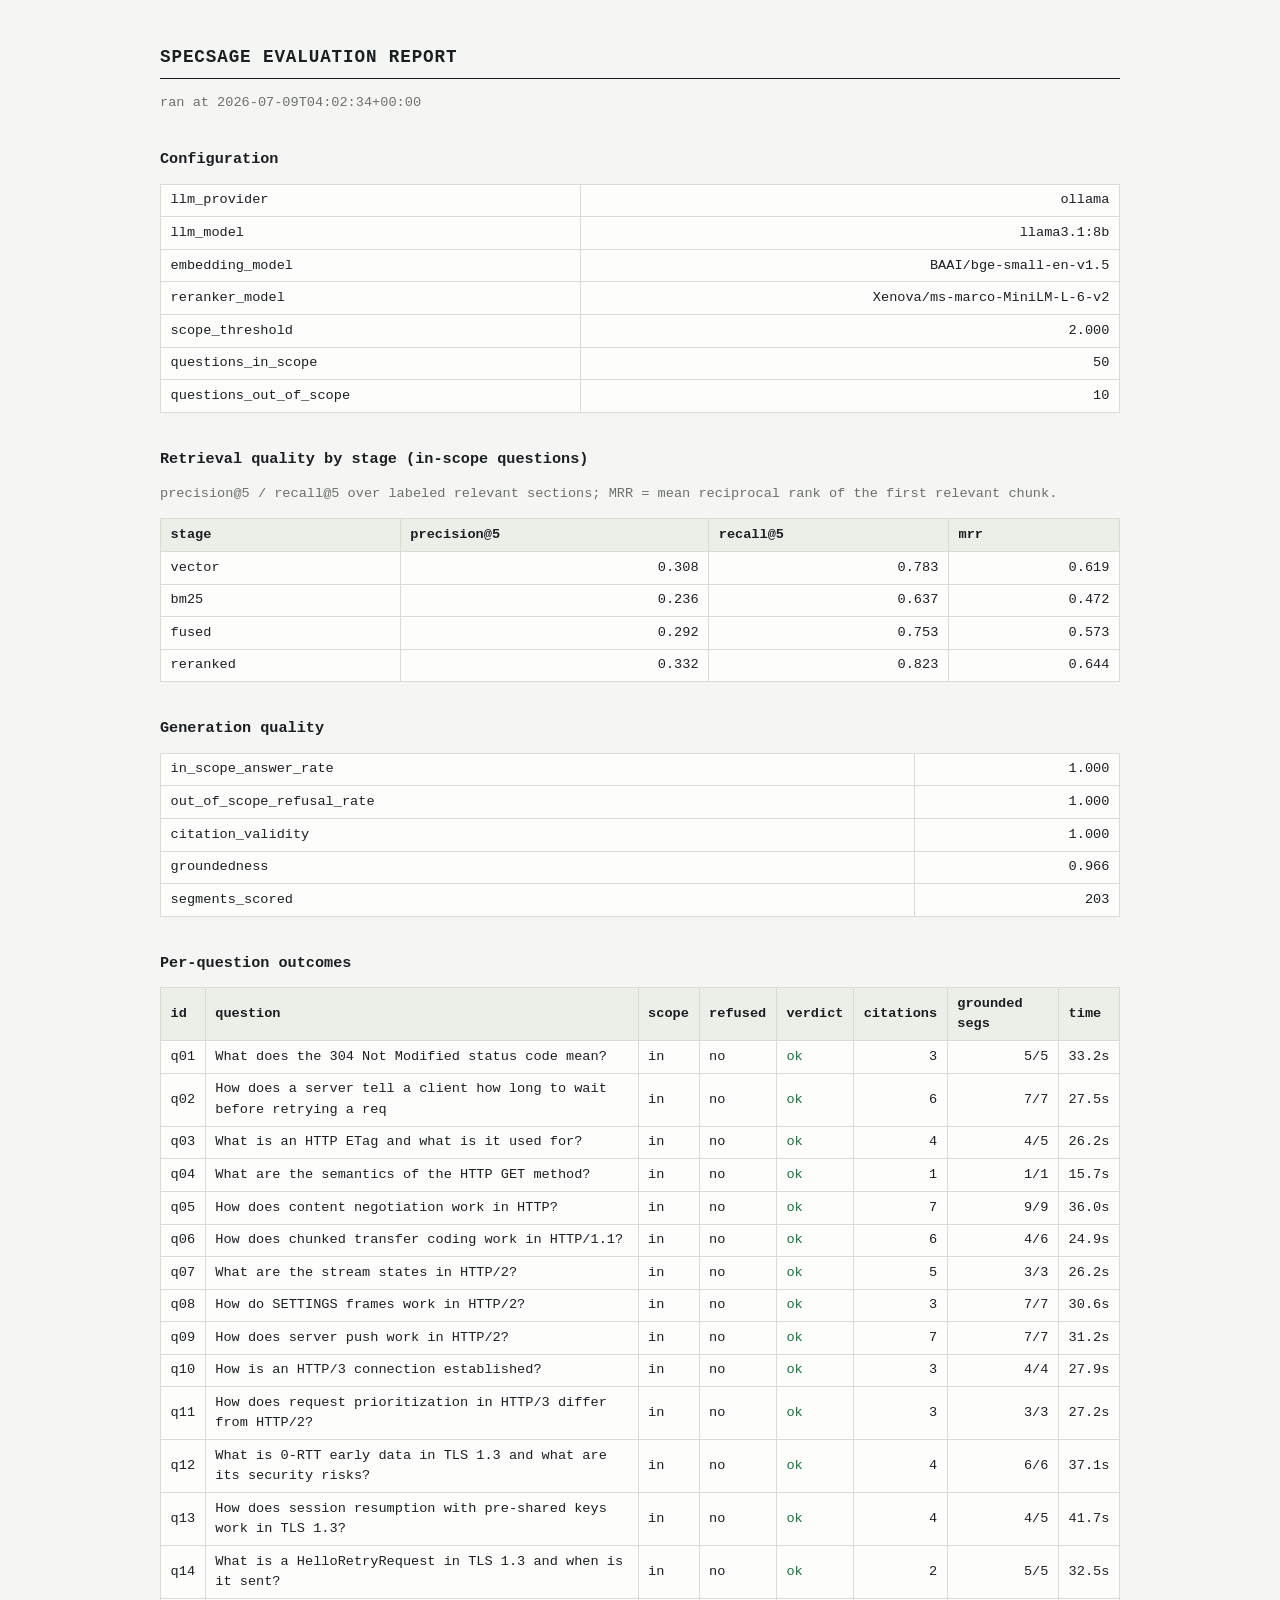
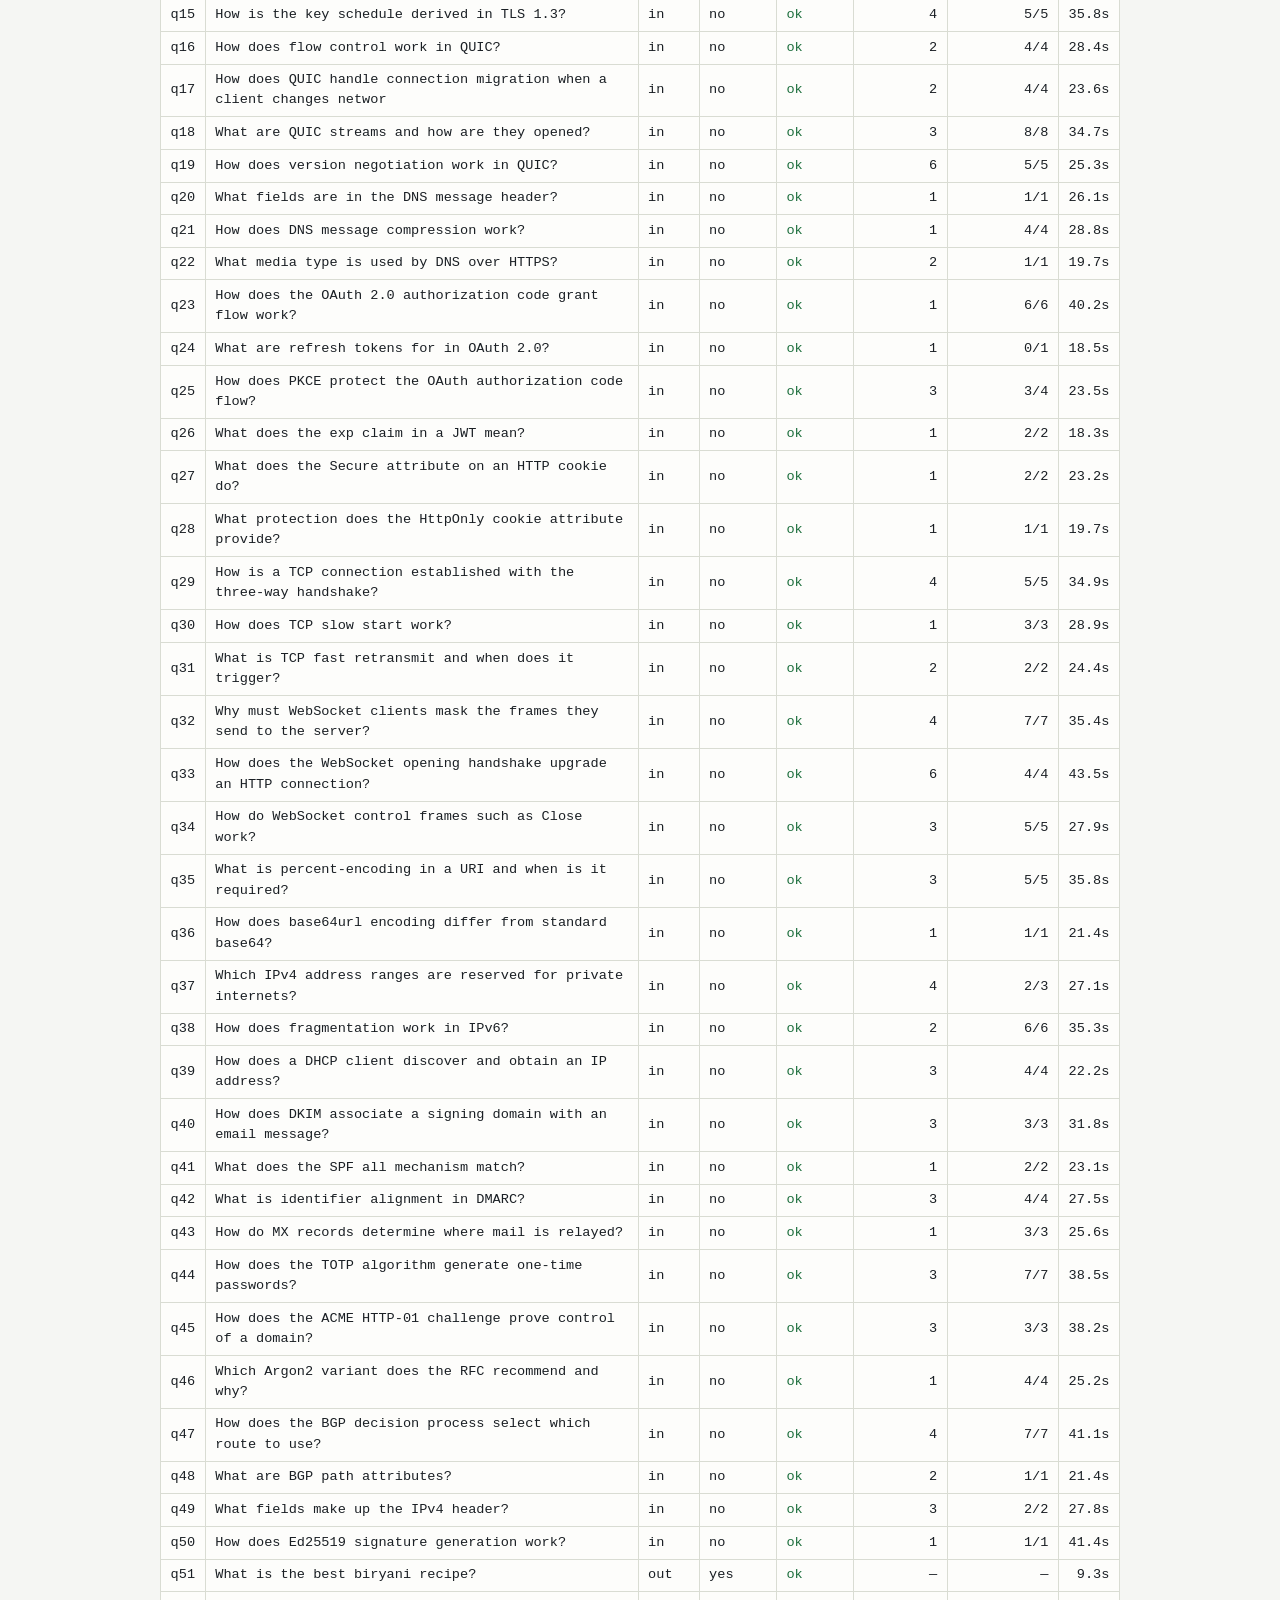
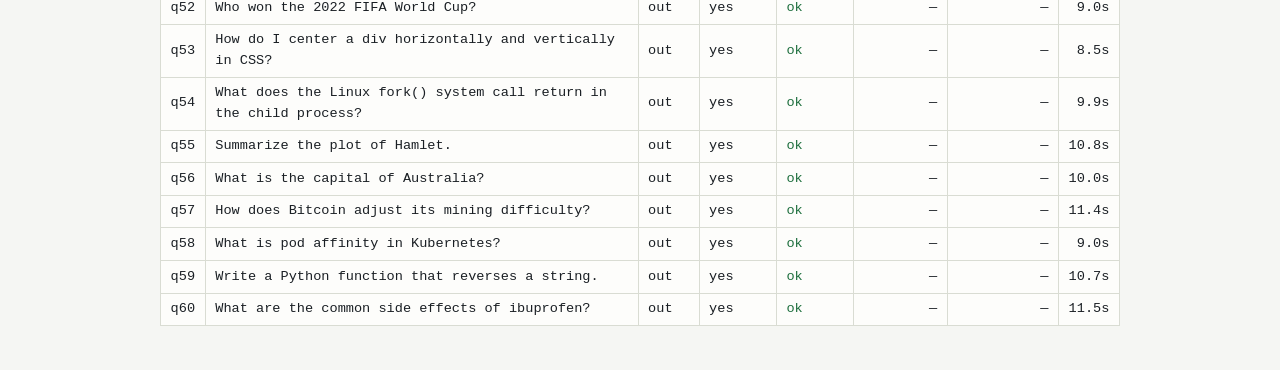
<file: evals/results/report.html>
<!doctype html><html lang='en'><head><meta charset='utf-8'><meta name='viewport' content='width=device-width, initial-scale=1'><title>specsage — evaluation report</title><style>
body { font-family: ui-monospace, 'SF Mono', Menlo, Consolas, monospace;
       background: #f5f6f3; color: #1a1f24; max-width: 60rem;
       margin: 0 auto; padding: 2rem 1.25rem; font-size: 0.85rem; line-height: 1.5; }
h1 { font-size: 1.1rem; text-transform: uppercase; letter-spacing: 0.05em;
     border-bottom: 1px solid #1a1f24; padding-bottom: 0.5rem; }
h2 { font-size: 0.95rem; margin-top: 2.2rem; }
table { border-collapse: collapse; width: 100%; margin: 0.75rem 0; background: #fdfdfb; }
th, td { border: 1px solid #d9dcd3; padding: 0.35rem 0.6rem; text-align: left; }
th { background: #eceee8; font-weight: 700; }
td.num { text-align: right; font-variant-numeric: tabular-nums; }
.good { color: #1e6f3e; } .bad { color: #b3382d; }
.dim { color: #6b7168; }
details { margin: 0.5rem 0; }
summary { cursor: pointer; color: #2447a8; }
</style></head><body><h1>specsage evaluation report</h1><p class='dim'>ran at 2026-07-09T04:02:34+00:00</p><h2>Configuration</h2><table><tr><td>llm_provider</td><td class='num'>ollama</td></tr><tr><td>llm_model</td><td class='num'>llama3.1:8b</td></tr><tr><td>embedding_model</td><td class='num'>BAAI/bge-small-en-v1.5</td></tr><tr><td>reranker_model</td><td class='num'>Xenova/ms-marco-MiniLM-L-6-v2</td></tr><tr><td>scope_threshold</td><td class='num'>2.000</td></tr><tr><td>questions_in_scope</td><td class='num'>50</td></tr><tr><td>questions_out_of_scope</td><td class='num'>10</td></tr></table><h2>Retrieval quality by stage (in-scope questions)</h2><p class='dim'>precision@5 / recall@5 over labeled relevant sections; MRR = mean reciprocal rank of the first relevant chunk.</p><table><tr><th>stage</th><th>precision@5</th><th>recall@5</th><th>mrr</th></tr><tr><td>vector</td><td class='num'>0.308</td><td class='num'>0.783</td><td class='num'>0.619</td></tr><tr><td>bm25</td><td class='num'>0.236</td><td class='num'>0.637</td><td class='num'>0.472</td></tr><tr><td>fused</td><td class='num'>0.292</td><td class='num'>0.753</td><td class='num'>0.573</td></tr><tr><td>reranked</td><td class='num'>0.332</td><td class='num'>0.823</td><td class='num'>0.644</td></tr></table><h2>Generation quality</h2><table><tr><td>in_scope_answer_rate</td><td class='num'>1.000</td></tr><tr><td>out_of_scope_refusal_rate</td><td class='num'>1.000</td></tr><tr><td>citation_validity</td><td class='num'>1.000</td></tr><tr><td>groundedness</td><td class='num'>0.966</td></tr><tr><td>segments_scored</td><td class='num'>203</td></tr></table><h2>Per-question outcomes</h2><table><tr><th>id</th><th>question</th><th>scope</th><th>refused</th><th>verdict</th><th>citations</th><th>grounded segs</th><th>time</th></tr><tr><td>q01</td><td>What does the 304 Not Modified status code mean?</td><td>in</td><td>no</td><td><span class='good'>ok</span></td><td class='num'>3</td><td class='num'>5/5</td><td class='num'>33.2s</td></tr><tr><td>q02</td><td>How does a server tell a client how long to wait before retrying a req</td><td>in</td><td>no</td><td><span class='good'>ok</span></td><td class='num'>6</td><td class='num'>7/7</td><td class='num'>27.5s</td></tr><tr><td>q03</td><td>What is an HTTP ETag and what is it used for?</td><td>in</td><td>no</td><td><span class='good'>ok</span></td><td class='num'>4</td><td class='num'>4/5</td><td class='num'>26.2s</td></tr><tr><td>q04</td><td>What are the semantics of the HTTP GET method?</td><td>in</td><td>no</td><td><span class='good'>ok</span></td><td class='num'>1</td><td class='num'>1/1</td><td class='num'>15.7s</td></tr><tr><td>q05</td><td>How does content negotiation work in HTTP?</td><td>in</td><td>no</td><td><span class='good'>ok</span></td><td class='num'>7</td><td class='num'>9/9</td><td class='num'>36.0s</td></tr><tr><td>q06</td><td>How does chunked transfer coding work in HTTP/1.1?</td><td>in</td><td>no</td><td><span class='good'>ok</span></td><td class='num'>6</td><td class='num'>4/6</td><td class='num'>24.9s</td></tr><tr><td>q07</td><td>What are the stream states in HTTP/2?</td><td>in</td><td>no</td><td><span class='good'>ok</span></td><td class='num'>5</td><td class='num'>3/3</td><td class='num'>26.2s</td></tr><tr><td>q08</td><td>How do SETTINGS frames work in HTTP/2?</td><td>in</td><td>no</td><td><span class='good'>ok</span></td><td class='num'>3</td><td class='num'>7/7</td><td class='num'>30.6s</td></tr><tr><td>q09</td><td>How does server push work in HTTP/2?</td><td>in</td><td>no</td><td><span class='good'>ok</span></td><td class='num'>7</td><td class='num'>7/7</td><td class='num'>31.2s</td></tr><tr><td>q10</td><td>How is an HTTP/3 connection established?</td><td>in</td><td>no</td><td><span class='good'>ok</span></td><td class='num'>3</td><td class='num'>4/4</td><td class='num'>27.9s</td></tr><tr><td>q11</td><td>How does request prioritization in HTTP/3 differ from HTTP/2?</td><td>in</td><td>no</td><td><span class='good'>ok</span></td><td class='num'>3</td><td class='num'>3/3</td><td class='num'>27.2s</td></tr><tr><td>q12</td><td>What is 0-RTT early data in TLS 1.3 and what are its security risks?</td><td>in</td><td>no</td><td><span class='good'>ok</span></td><td class='num'>4</td><td class='num'>6/6</td><td class='num'>37.1s</td></tr><tr><td>q13</td><td>How does session resumption with pre-shared keys work in TLS 1.3?</td><td>in</td><td>no</td><td><span class='good'>ok</span></td><td class='num'>4</td><td class='num'>4/5</td><td class='num'>41.7s</td></tr><tr><td>q14</td><td>What is a HelloRetryRequest in TLS 1.3 and when is it sent?</td><td>in</td><td>no</td><td><span class='good'>ok</span></td><td class='num'>2</td><td class='num'>5/5</td><td class='num'>32.5s</td></tr><tr><td>q15</td><td>How is the key schedule derived in TLS 1.3?</td><td>in</td><td>no</td><td><span class='good'>ok</span></td><td class='num'>4</td><td class='num'>5/5</td><td class='num'>35.8s</td></tr><tr><td>q16</td><td>How does flow control work in QUIC?</td><td>in</td><td>no</td><td><span class='good'>ok</span></td><td class='num'>2</td><td class='num'>4/4</td><td class='num'>28.4s</td></tr><tr><td>q17</td><td>How does QUIC handle connection migration when a client changes networ</td><td>in</td><td>no</td><td><span class='good'>ok</span></td><td class='num'>2</td><td class='num'>4/4</td><td class='num'>23.6s</td></tr><tr><td>q18</td><td>What are QUIC streams and how are they opened?</td><td>in</td><td>no</td><td><span class='good'>ok</span></td><td class='num'>3</td><td class='num'>8/8</td><td class='num'>34.7s</td></tr><tr><td>q19</td><td>How does version negotiation work in QUIC?</td><td>in</td><td>no</td><td><span class='good'>ok</span></td><td class='num'>6</td><td class='num'>5/5</td><td class='num'>25.3s</td></tr><tr><td>q20</td><td>What fields are in the DNS message header?</td><td>in</td><td>no</td><td><span class='good'>ok</span></td><td class='num'>1</td><td class='num'>1/1</td><td class='num'>26.1s</td></tr><tr><td>q21</td><td>How does DNS message compression work?</td><td>in</td><td>no</td><td><span class='good'>ok</span></td><td class='num'>1</td><td class='num'>4/4</td><td class='num'>28.8s</td></tr><tr><td>q22</td><td>What media type is used by DNS over HTTPS?</td><td>in</td><td>no</td><td><span class='good'>ok</span></td><td class='num'>2</td><td class='num'>1/1</td><td class='num'>19.7s</td></tr><tr><td>q23</td><td>How does the OAuth 2.0 authorization code grant flow work?</td><td>in</td><td>no</td><td><span class='good'>ok</span></td><td class='num'>1</td><td class='num'>6/6</td><td class='num'>40.2s</td></tr><tr><td>q24</td><td>What are refresh tokens for in OAuth 2.0?</td><td>in</td><td>no</td><td><span class='good'>ok</span></td><td class='num'>1</td><td class='num'>0/1</td><td class='num'>18.5s</td></tr><tr><td>q25</td><td>How does PKCE protect the OAuth authorization code flow?</td><td>in</td><td>no</td><td><span class='good'>ok</span></td><td class='num'>3</td><td class='num'>3/4</td><td class='num'>23.5s</td></tr><tr><td>q26</td><td>What does the exp claim in a JWT mean?</td><td>in</td><td>no</td><td><span class='good'>ok</span></td><td class='num'>1</td><td class='num'>2/2</td><td class='num'>18.3s</td></tr><tr><td>q27</td><td>What does the Secure attribute on an HTTP cookie do?</td><td>in</td><td>no</td><td><span class='good'>ok</span></td><td class='num'>1</td><td class='num'>2/2</td><td class='num'>23.2s</td></tr><tr><td>q28</td><td>What protection does the HttpOnly cookie attribute provide?</td><td>in</td><td>no</td><td><span class='good'>ok</span></td><td class='num'>1</td><td class='num'>1/1</td><td class='num'>19.7s</td></tr><tr><td>q29</td><td>How is a TCP connection established with the three-way handshake?</td><td>in</td><td>no</td><td><span class='good'>ok</span></td><td class='num'>4</td><td class='num'>5/5</td><td class='num'>34.9s</td></tr><tr><td>q30</td><td>How does TCP slow start work?</td><td>in</td><td>no</td><td><span class='good'>ok</span></td><td class='num'>1</td><td class='num'>3/3</td><td class='num'>28.9s</td></tr><tr><td>q31</td><td>What is TCP fast retransmit and when does it trigger?</td><td>in</td><td>no</td><td><span class='good'>ok</span></td><td class='num'>2</td><td class='num'>2/2</td><td class='num'>24.4s</td></tr><tr><td>q32</td><td>Why must WebSocket clients mask the frames they send to the server?</td><td>in</td><td>no</td><td><span class='good'>ok</span></td><td class='num'>4</td><td class='num'>7/7</td><td class='num'>35.4s</td></tr><tr><td>q33</td><td>How does the WebSocket opening handshake upgrade an HTTP connection?</td><td>in</td><td>no</td><td><span class='good'>ok</span></td><td class='num'>6</td><td class='num'>4/4</td><td class='num'>43.5s</td></tr><tr><td>q34</td><td>How do WebSocket control frames such as Close work?</td><td>in</td><td>no</td><td><span class='good'>ok</span></td><td class='num'>3</td><td class='num'>5/5</td><td class='num'>27.9s</td></tr><tr><td>q35</td><td>What is percent-encoding in a URI and when is it required?</td><td>in</td><td>no</td><td><span class='good'>ok</span></td><td class='num'>3</td><td class='num'>5/5</td><td class='num'>35.8s</td></tr><tr><td>q36</td><td>How does base64url encoding differ from standard base64?</td><td>in</td><td>no</td><td><span class='good'>ok</span></td><td class='num'>1</td><td class='num'>1/1</td><td class='num'>21.4s</td></tr><tr><td>q37</td><td>Which IPv4 address ranges are reserved for private internets?</td><td>in</td><td>no</td><td><span class='good'>ok</span></td><td class='num'>4</td><td class='num'>2/3</td><td class='num'>27.1s</td></tr><tr><td>q38</td><td>How does fragmentation work in IPv6?</td><td>in</td><td>no</td><td><span class='good'>ok</span></td><td class='num'>2</td><td class='num'>6/6</td><td class='num'>35.3s</td></tr><tr><td>q39</td><td>How does a DHCP client discover and obtain an IP address?</td><td>in</td><td>no</td><td><span class='good'>ok</span></td><td class='num'>3</td><td class='num'>4/4</td><td class='num'>22.2s</td></tr><tr><td>q40</td><td>How does DKIM associate a signing domain with an email message?</td><td>in</td><td>no</td><td><span class='good'>ok</span></td><td class='num'>3</td><td class='num'>3/3</td><td class='num'>31.8s</td></tr><tr><td>q41</td><td>What does the SPF all mechanism match?</td><td>in</td><td>no</td><td><span class='good'>ok</span></td><td class='num'>1</td><td class='num'>2/2</td><td class='num'>23.1s</td></tr><tr><td>q42</td><td>What is identifier alignment in DMARC?</td><td>in</td><td>no</td><td><span class='good'>ok</span></td><td class='num'>3</td><td class='num'>4/4</td><td class='num'>27.5s</td></tr><tr><td>q43</td><td>How do MX records determine where mail is relayed?</td><td>in</td><td>no</td><td><span class='good'>ok</span></td><td class='num'>1</td><td class='num'>3/3</td><td class='num'>25.6s</td></tr><tr><td>q44</td><td>How does the TOTP algorithm generate one-time passwords?</td><td>in</td><td>no</td><td><span class='good'>ok</span></td><td class='num'>3</td><td class='num'>7/7</td><td class='num'>38.5s</td></tr><tr><td>q45</td><td>How does the ACME HTTP-01 challenge prove control of a domain?</td><td>in</td><td>no</td><td><span class='good'>ok</span></td><td class='num'>3</td><td class='num'>3/3</td><td class='num'>38.2s</td></tr><tr><td>q46</td><td>Which Argon2 variant does the RFC recommend and why?</td><td>in</td><td>no</td><td><span class='good'>ok</span></td><td class='num'>1</td><td class='num'>4/4</td><td class='num'>25.2s</td></tr><tr><td>q47</td><td>How does the BGP decision process select which route to use?</td><td>in</td><td>no</td><td><span class='good'>ok</span></td><td class='num'>4</td><td class='num'>7/7</td><td class='num'>41.1s</td></tr><tr><td>q48</td><td>What are BGP path attributes?</td><td>in</td><td>no</td><td><span class='good'>ok</span></td><td class='num'>2</td><td class='num'>1/1</td><td class='num'>21.4s</td></tr><tr><td>q49</td><td>What fields make up the IPv4 header?</td><td>in</td><td>no</td><td><span class='good'>ok</span></td><td class='num'>3</td><td class='num'>2/2</td><td class='num'>27.8s</td></tr><tr><td>q50</td><td>How does Ed25519 signature generation work?</td><td>in</td><td>no</td><td><span class='good'>ok</span></td><td class='num'>1</td><td class='num'>1/1</td><td class='num'>41.4s</td></tr><tr><td>q51</td><td>What is the best biryani recipe?</td><td>out</td><td>yes</td><td><span class='good'>ok</span></td><td class='num'>—</td><td class='num'>—</td><td class='num'>9.3s</td></tr><tr><td>q52</td><td>Who won the 2022 FIFA World Cup?</td><td>out</td><td>yes</td><td><span class='good'>ok</span></td><td class='num'>—</td><td class='num'>—</td><td class='num'>9.0s</td></tr><tr><td>q53</td><td>How do I center a div horizontally and vertically in CSS?</td><td>out</td><td>yes</td><td><span class='good'>ok</span></td><td class='num'>—</td><td class='num'>—</td><td class='num'>8.5s</td></tr><tr><td>q54</td><td>What does the Linux fork() system call return in the child process?</td><td>out</td><td>yes</td><td><span class='good'>ok</span></td><td class='num'>—</td><td class='num'>—</td><td class='num'>9.9s</td></tr><tr><td>q55</td><td>Summarize the plot of Hamlet.</td><td>out</td><td>yes</td><td><span class='good'>ok</span></td><td class='num'>—</td><td class='num'>—</td><td class='num'>10.8s</td></tr><tr><td>q56</td><td>What is the capital of Australia?</td><td>out</td><td>yes</td><td><span class='good'>ok</span></td><td class='num'>—</td><td class='num'>—</td><td class='num'>10.0s</td></tr><tr><td>q57</td><td>How does Bitcoin adjust its mining difficulty?</td><td>out</td><td>yes</td><td><span class='good'>ok</span></td><td class='num'>—</td><td class='num'>—</td><td class='num'>11.4s</td></tr><tr><td>q58</td><td>What is pod affinity in Kubernetes?</td><td>out</td><td>yes</td><td><span class='good'>ok</span></td><td class='num'>—</td><td class='num'>—</td><td class='num'>9.0s</td></tr><tr><td>q59</td><td>Write a Python function that reverses a string.</td><td>out</td><td>yes</td><td><span class='good'>ok</span></td><td class='num'>—</td><td class='num'>—</td><td class='num'>10.7s</td></tr><tr><td>q60</td><td>What are the common side effects of ibuprofen?</td><td>out</td><td>yes</td><td><span class='good'>ok</span></td><td class='num'>—</td><td class='num'>—</td><td class='num'>11.5s</td></tr></table></body></html>
</file>
